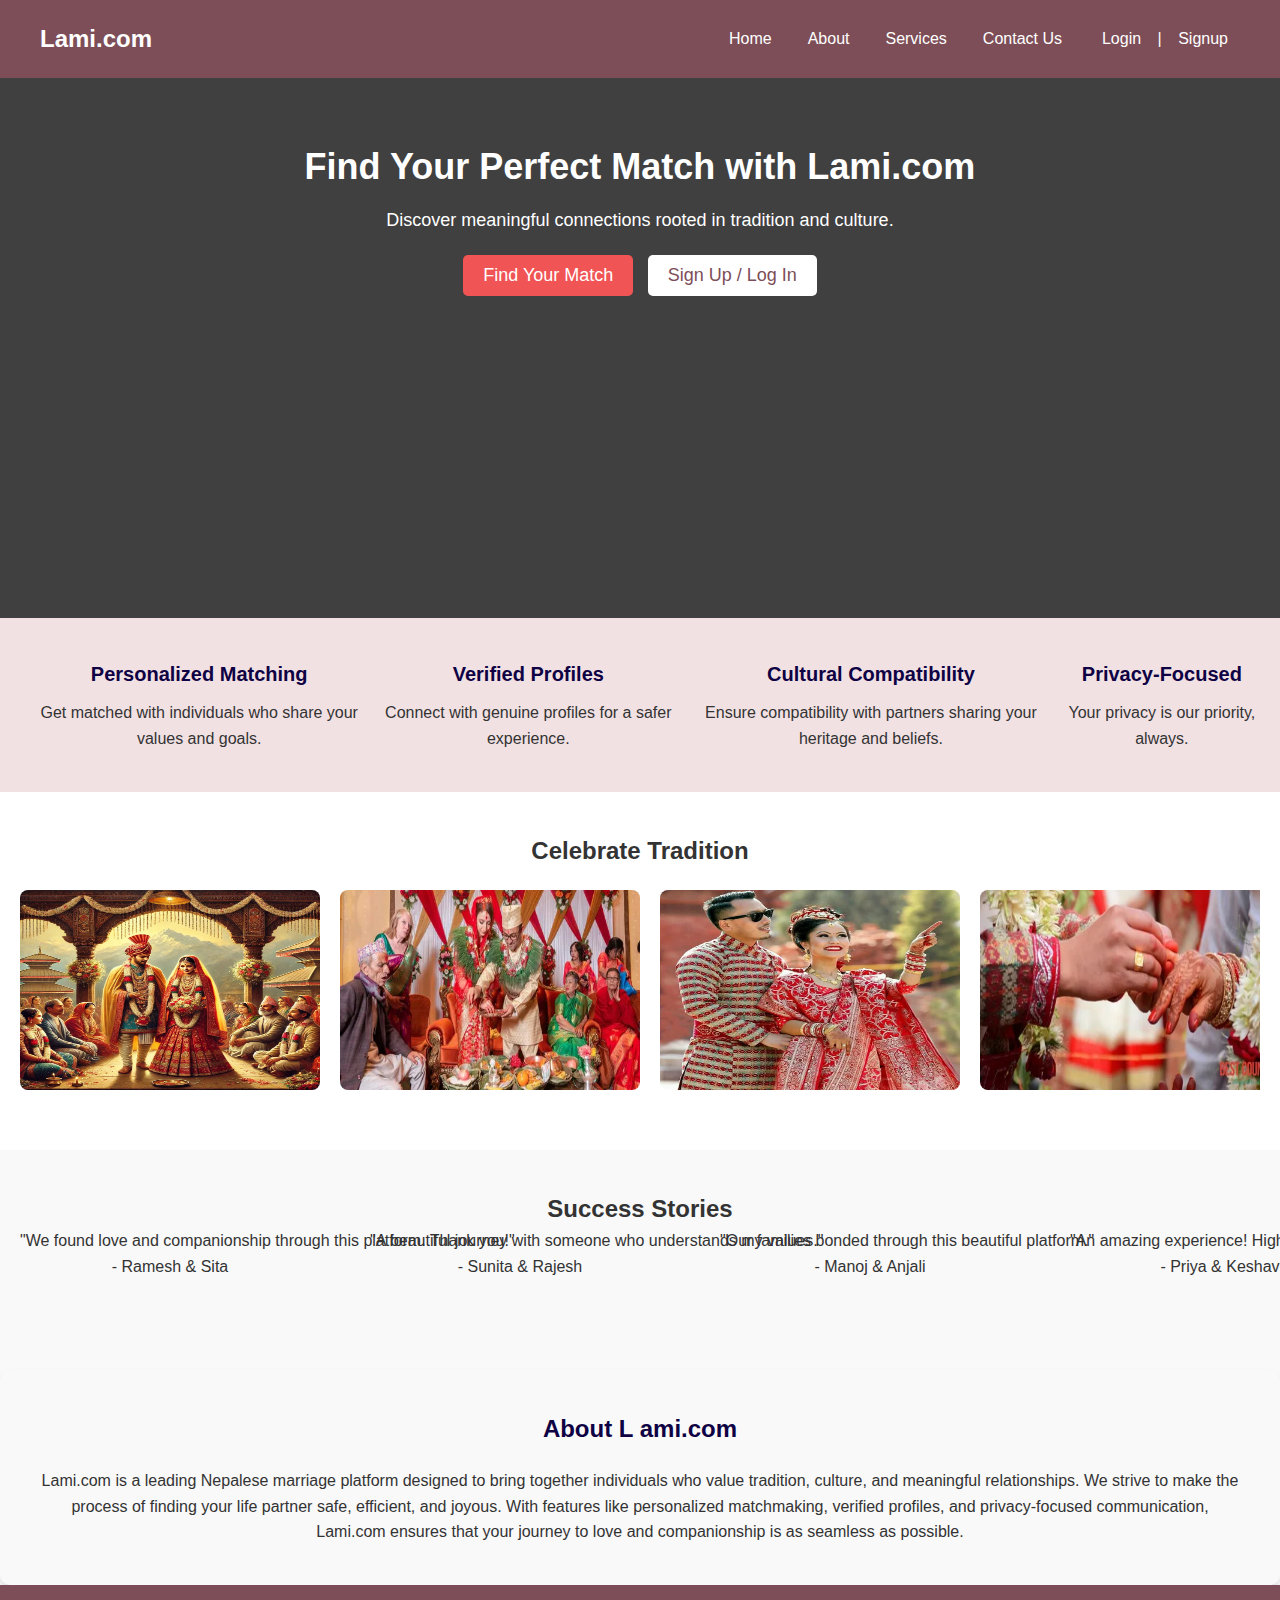
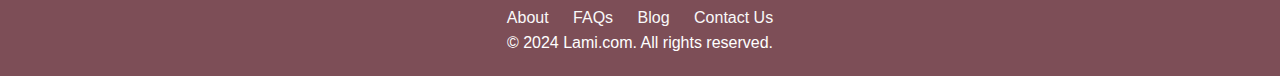
<file: index.html>
<!DOCTYPE html>
<html lang="en">
<head>
    <meta charset="UTF-8">
    <meta name="viewport" content="width=device-width, initial-scale=1.0">
    <title>Lami.com - Find Your Perfect Match</title>
    <link rel="stylesheet" href="styles.css">
    <script>
        document.addEventListener("DOMContentLoaded", () => {
            const container = document.querySelector(".testimonial-container");
            const testimonials = Array.from(container.children);
    
            // Clone the testimonials to create a seamless loop
            testimonials.forEach(testimonial => {
                const clone = testimonial.cloneNode(true);
                container.appendChild(clone);
            });
    
            // Ensure smooth infinite scroll using CSS animation
            container.style.animation = "scroll-left 20s linear infinite";
        });
    
        function bounceButton(button) {
            button.classList.add('bounce');
            setTimeout(() => button.classList.remove('bounce'), 300);
        }
    </script>
</head>
<body>
    <!-- Header Section -->
    <header>
        <div class="logo">
            <h1 onclick="window.location.href='index.html'">Lami.com</h1>
        </div>
        <nav>
            <ul>
                <li><a href="#home">Home</a></li>
                <li><a href="#about">About</a></li>
                <li><a href="#services">Services</a></li>
                <li><a href="#contact">Contact Us</a></li>
                <li><a href="login.html" class="btn" style="color: white;">Login</a> | <a href="signup.html" class="btn" style="color: white;">Signup</a></li>
            </ul>
        </nav>
    </header>

    <!-- Hero Section -->
    <section id="hero">
        <div class="hero-content">
            <h2>Find Your Perfect Match with Lami.com</h2>
            <p>Discover meaningful connections rooted in tradition and culture.</p>
            <button onclick="bounceButton(this)" class="btn-primary" style="color: white;">Find Your Match</button>
            <a href="login.html"><button onclick="bounceButton(this)" class="btn-secondary">Sign Up / Log In</button></a>
        </div>
    </section>

    <!-- Features Section -->
    <section id="features">
        <div class="feature">
            <h3>Personalized Matching</h3>
            <p>Get matched with individuals who share your values and goals.</p>
        </div>
        <div class="feature">
            <h3>Verified Profiles</h3>
            <p>Connect with genuine profiles for a safer experience.</p>
        </div>
        <div class="feature">
            <h3>Cultural Compatibility</h3>
            <p>Ensure compatibility with partners sharing your heritage and beliefs.</p>
        </div>
        <div class="feature">
            <h3>Privacy-Focused</h3>
            <p>Your privacy is our priority, always.</p>
        </div>
    </section>

    <!-- Wedding Gallery Section -->
    <section id="gallery">
        <h2>Celebrate Tradition</h2>
        <div class="gallery-scroll">
            <img src="wedding1.jpg" alt="Traditional Nepalese Wedding">
            <img src="wedding2.jpg" alt="Nepalese Bride and Groom">
            <img src="wedding3.jpg" alt="Nepalese Wedding Ceremony">
            <img src="wedding4.jpg" alt="Nepalese Family Celebrating">
        </div>
    </section>

    <!-- Testimonials Section -->
    <!-- Testimonials Section -->
<section id="testimonials">
    <h2>Success Stories</h2>
    <div class="testimonial-container">
        <div class="testimonial">
            <blockquote>"We found love and companionship through this platform. Thank you!"</blockquote>
            <p>- Ramesh & Sita</p>
        </div>
        <div class="testimonial">
            <blockquote>"A beautiful journey with someone who understands my values."</blockquote>
            <p>- Sunita & Rajesh</p>
        </div>
        <div class="testimonial">
            <blockquote>"Our families bonded through this beautiful platform."</blockquote>
            <p>- Manoj & Anjali</p>
        </div>
        <div class="testimonial">
            <blockquote>"An amazing experience! Highly recommended."</blockquote>
            <p>- Priya & Keshav</p>
        </div>
    </div>
</section>

    <!-- About Section -->
    <section id="about">
        <h2>About L ami.com</h2>
        <p>
            Lami.com is a leading Nepalese marriage platform designed to bring together individuals who value tradition, culture, and meaningful relationships. 
            We strive to make the process of finding your life partner safe, efficient, and joyous. With features like personalized matchmaking, verified profiles, and privacy-focused communication, Lami.com ensures that your journey to love and companionship is as seamless as possible.
        </p>
    </section>

    <!-- Footer Section -->
    <footer>
        <div class="footer-links">
            <a href="#about">About</a>
            <a href="#faq">FAQs</a>
            <a href="#blog">Blog</a>
            <a href="#contact">Contact Us</a>
        </div>
        <p>&copy; 2024 Lami.com. All rights reserved.</p>
    </footer>
</body>
</html>
</file>
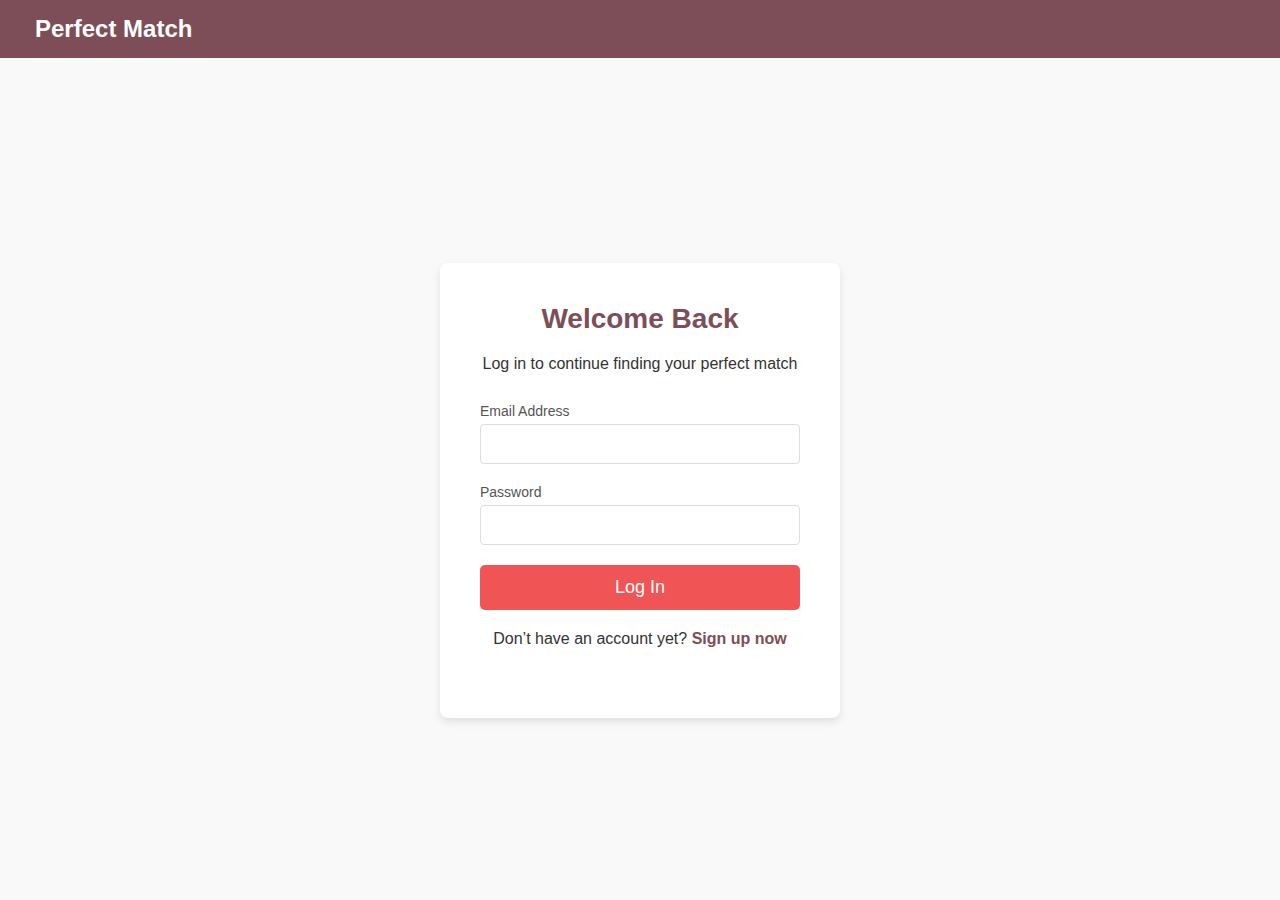
<file: login.html>
<!DOCTYPE html>
<html lang="en">
<head>
    <meta charset="UTF-8">
    <meta name="viewport" content="width=device-width, initial-scale=1.0">
    <title>Login - Perfect Match</title>
    <style>
        /* Reset */
        * {
            margin: 0;
            padding: 0;
            box-sizing: border-box;
            font-family: Arial, sans-serif;
        }

        /* Body Styling */
        body {
            display: flex;
            align-items: center;
            justify-content: center;
            min-height: 100vh;
            background-color: #f9f9f9;
            color: #333;
            flex-direction: column;
        }

        /* Header */
        header {
            width: 100%;
            background-color: #7d4e57;
            color: white;
            padding: 15px;
            display: flex;
            align-items: center;
            justify-content: space-between;
            position: fixed;
            top: 0;
            z-index: 1000;
        }

        header h1 {
            cursor: pointer;
            font-size: 24px;
            font-weight: bold;
            margin-left: 20px;
        }

        /* Login Container */
        .login-container {
            background-color: #fff;
            width: 100%;
            max-width: 400px;
            padding: 40px;
            border-radius: 8px;
            box-shadow: 0 4px 8px rgba(0, 0, 0, 0.1);
            text-align: center;
            position: relative;
            margin-top: 80px; /* Offset for fixed header */
        }

        .login-container h2 {
            color: #7d4e57;
            margin-bottom: 20px;
            font-size: 28px;
            animation: fadeIn 1s ease-out;
        }

        .login-container p {
            font-size: 16px;
            margin-bottom: 30px;
        }

        /* Form Fields */
        .form-group {
            margin-bottom: 20px;
            text-align: left;
        }

        .form-group label {
            display: block;
            font-size: 14px;
            margin-bottom: 5px;
            color: #555;
        }

        .form-group input {
            width: 100%;
            padding: 10px;
            font-size: 16px;
            border: 1px solid #ddd;
            border-radius: 4px;
            outline: none;
            transition: border-color 0.3s ease;
        }

        .form-group input:focus {
            border-color: #7d4e57;
        }

        /* Login Button */
        .btn-login {
            width: 100%;
            padding: 12px;
            font-size: 18px;
            border: none;
            border-radius: 5px;
            color: #fff;
            background-color: #f05454;
            cursor: pointer;
            transition: background-color 0.3s ease;
            animation: pulse 1.5s infinite;
        }

        .btn-login:hover {
            background-color: #d94343;
        }

        /* Signup Prompt */
        .signup-prompt {
            margin-top: 20px;
            font-size: 14px;
        }

        .signup-prompt a {
            color: #7d4e57;
            text-decoration: none;
            font-weight: bold;
        }

        .signup-prompt a:hover {
            text-decoration: underline;
        }
    </style>
</head>
<body>
    <!-- Header -->
    <header>
        <h1 onclick="window.location.href='index.html'">Perfect Match</h1>
    </header>

    <!-- Login Container -->
    <div class="login-container">
        <h2>Welcome Back</h2>
        <p>Log in to continue finding your perfect match</p>

        <!-- Login Form -->
        <form id="loginForm">
            <div class="form-group">
                <label for="email">Email Address</label>
                <input type="email" id="email" name="email" required>
            </div>

            <div class="form-group">
                <label for="password">Password</label>
                <input type="password" id="password" name="password" required>
            </div>

            <button type="submit" class="btn-login">Log In</button>
        </form>

        <div class="signup-prompt">
            <p>Don’t have an account yet? <a href="signup.html">Sign up now</a></p>
        </div>
    </div>
</body>
</html>
</file>
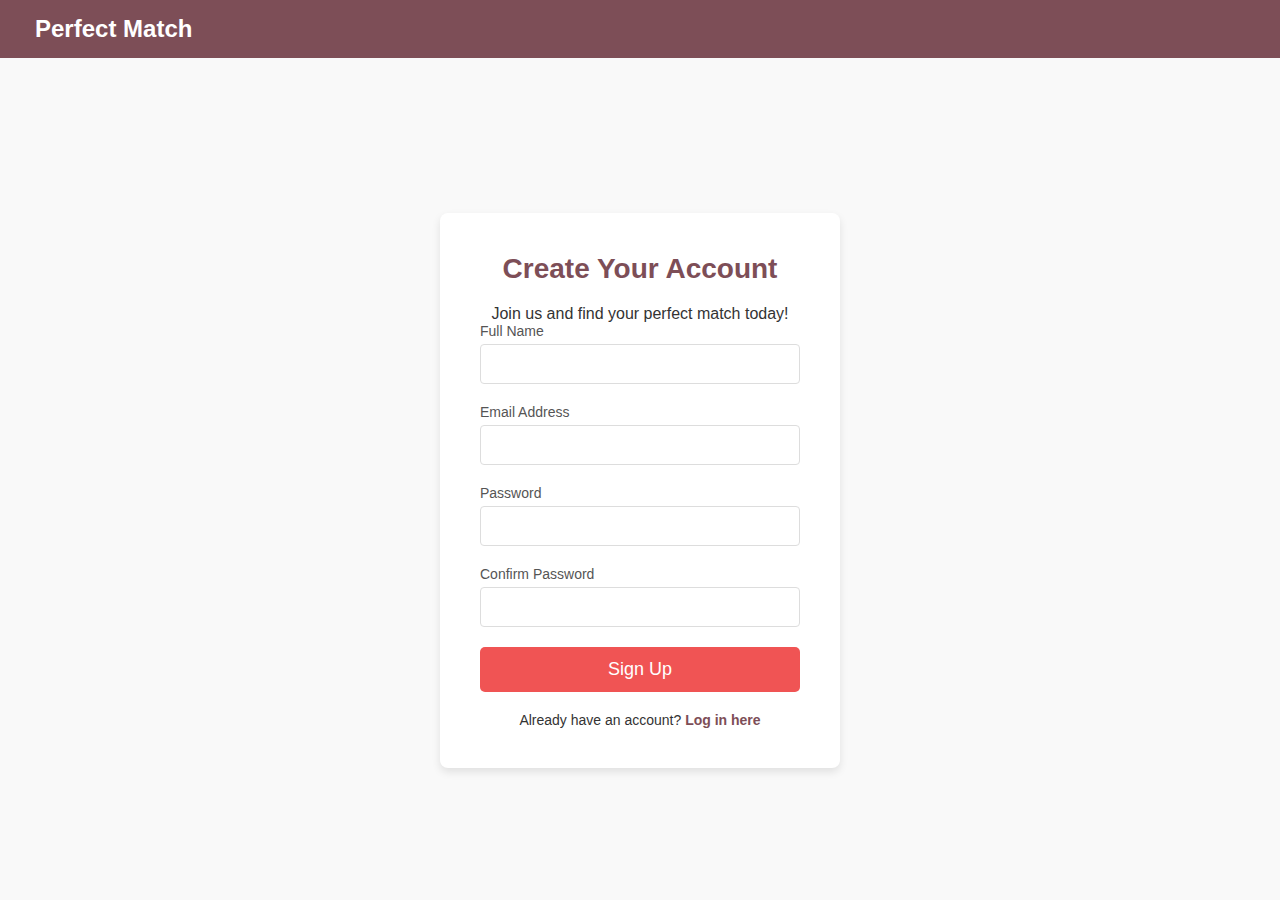
<file: signup.html>
<!DOCTYPE html>
<html lang="en">
<head>
    <meta charset="UTF-8">
    <meta name="viewport" content="width=device-width, initial-scale=1.0">
    <title>Sign Up - Perfect Match</title>
    <style>
        /* Reset */
        * {
            margin: 0;
            padding: 0;
            box-sizing: border-box;
            font-family: Arial, sans-serif;
        }

        /* Body Styling */
        body {
            display: flex;
            align-items: center;
            justify-content: center;
            min-height: 100vh;
            background-color: #f9f9f9;
            color: #333;
            flex-direction: column;
        }

        /* Header */
        header {
            width: 100%;
            background-color: #7d4e57;
            color: white;
            padding: 15px;
            display: flex;
            align-items: center;
            justify-content: space-between;
            position: fixed;
            top: 0;
            z-index: 1000;
        }

        header h1 {
            cursor: pointer;
            font-size: 24px;
            font-weight: bold;
            margin-left: 20px;
        }

        /* Signup Container */
        .signup-container {
            background-color: #fff;
            width: 100%;
            max-width: 400px;
            padding: 40px;
            border-radius: 8px;
            box-shadow: 0 4px 8px rgba(0, 0, 0, 0.1);
            text-align: center;
            position: relative;
            margin-top: 80px; /* Offset for fixed header */
        }

        .signup-container h2 {
            color: #7d4e57;
            margin-bottom: 20px;
            font-size: 28px;
            animation: fadeIn 1s ease-out;
        }

        /* Form Fields */
        .form-group {
            margin-bottom: 20px;
            text-align: left;
        }

        .form-group label {
            display: block;
            font-size: 14px;
            margin-bottom: 5px;
            color: #555;
        }

        .form-group input {
            width: 100%;
            padding: 10px;
            font-size: 16px;
            border: 1px solid #ddd;
            border-radius: 4px;
            outline: none;
            transition: border-color 0.3s ease;
        }

        .form-group input:focus {
            border-color: #7d4e57;
        }

        /* Submit Button */
        .btn-submit {
            width: 100%;
            padding: 12px;
            font-size: 18px;
            border: none;
            border-radius: 5px;
            color: #fff;
            background-color: #f05454;
            cursor: pointer;
            transition: background-color 0.3s ease;
            animation: pulse 1.5s infinite;
        }

        .btn-submit:hover {
            background-color: #d94343;
        }

        /* Animations */
        @keyframes pulse {
            0%, 100% {
                transform: scale(1);
            }
            50% {
                transform: scale(1.05);
            }
        }

        /* Back to Login Link */
        .back-to-login {
            margin-top: 20px;
            font-size: 14px;
        }

        .back-to-login a {
            color: #7d4e57;
            text-decoration: none;
            font-weight: bold;
        }

        .back-to-login a:hover {
            text-decoration: underline;
        }
    </style>
</head>
<body>
    <!-- Header -->
    <header>
        <h1 onclick="window.location.href='index.html'">Perfect Match</h1>
    </header>

    <!-- Signup Container -->
    <div class="signup-container">
        <h2>Create Your Account</h2>
        <p>Join us and find your perfect match today!</p>

        <!-- Signup Form -->
        <form id="signupForm">
            <div class="form-group">
                <label for="name">Full Name</label>
                <input type="text" id="name" name="name" required>
            </div>

            <div class="form-group">
                <label for="email">Email Address</label>
                <input type="email" id="email" name="email" required>
            </div>

            <div class="form-group">
                <label for="password">Password</label>
                <input type="password" id="password" name="password" required>
            </div>

            <div class="form-group">
                <label for="confirmPassword">Confirm Password</label>
                <input type="password" id="confirmPassword" name="confirmPassword" required>
            </div>

            <button type="submit" class="btn-submit">Sign Up</button>
        </form>

        <div class="back-to-login">
            <p>Already have an account? <a href="login.html">Log in here</a></p>
        </div>
    </div>
</body>
</html>
</file>
<file: styles.css>
/* General Styles */
html {
    scroll-behavior: smooth;
}
* {
    margin: 0;
    padding: 0;
    box-sizing: border-box;
    font-family: Arial, sans-serif;
}
body {
    background-color: #f9f9f9;
    color: #333;
    overflow-x: hidden;
    line-height: 1.6;
}

/* Header */
header {
    background-color: #7d4e57; /* Darker purple */
    color: #fff;
    padding: 20px 40px;
    display: flex;
    justify-content: space-between;
    align-items: center;
    position: sticky;
    top: 0;
    z-index: 1000;
}
.logo h1 {
    font-size: 24px;
    font-weight: bold;
    cursor: pointer;
}
nav ul {
    list-style: none;
    display: flex;
    gap: 20px;
}
nav ul li a {
    color: #fff;
    text-decoration: none;
    font-size: 16px;
    padding: 8px;
    transition: color 0.3s ease;
}
nav ul li a:hover {
    color: #e1c4c7;
}
nav .btn {
    font-size: 16px;
    color: #f9f9f9;
    padding: 8px 12px;
    border-radius: 4px;
    transition: all 0.3s ease;
}
nav .btn:hover {
    background-color: #e1c4c7;
}

/* Hero Section */
#hero {
    background-color: grey;
    height: 60vh;
    color: #fff;
    padding: 60px 20px;
    text-align: center;
    position: relative;
}
#hero::before {
    content: '';
    position: absolute;
    top: 0;
    left: 0;
    right: 0;
    bottom: 0;
    background-color: rgba(0, 0, 0, 0.5);
}
.hero-content {
    position: relative;
    z-index: 1;
}
.hero-content h2 {
    font-size: 36px;
    margin-bottom: 10px;
    animation: slideIn 1s ease-out;
}
.hero-content p {
    font-size: 18px;
    margin-bottom: 20px;
}
.btn-primary, .btn-secondary {
    padding: 10px 20px;
    font-size: 18px;
    border: none;
    border-radius: 5px;
    cursor: pointer;
    animation: pulse 1.5s infinite;
}
.btn-primary {
    background-color: #f05454; /* Coral */
    color: #fff;
    transition: all 0.3s ease;
}
.btn-primary:hover {
    background-color: #d94343;
    transform: scale(1.05);
}
.btn-secondary {
    background-color: #ffffff;
    color: #7d4e57;
    margin-left: 10px;
}

/* Animations */
@keyframes pulse {
    0%, 100% {
        transform: scale(1);
    }
    50% {
        transform: scale(1.05);
    }
}
@keyframes slideIn {
    from {
        opacity: 0;
        transform: translateY(20px);
    }
    to {
        opacity: 1;
        transform: translateY(0);
    }
}
/* Bounce effect */
.bounce {
    animation: bounce 0.3s ease;
}

@keyframes bounce {
    0%, 20%, 50%, 80%, 100% {
        transform: translateY(0);
    }
    40% {
        transform: translateY(-10px);
    }
    60% {
        transform: translateY(-5px);
    }
}

/* Pop effect */
.pop {
    animation: pop 0.3s ease;
}

@keyframes pop {
    0% {
        transform: scale(1);
    }
    50% {
        transform: scale(1.1);
    }
    100% {
        transform: scale(1);
    }
}

/* Gallery styles */
.gallery-scroll {
    display: flex;
    transition: transform 0.5s ease; /* Smooth transition for scrolling */
    overflow: hidden; /* Hide overflow */
}

.gallery-scroll img {
    width: 50%; /* Adjust based on how many images you want visible */
    flex-shrink: 0; /* Prevent images from shrinking */
}
/* Features Section */
#features {
    padding: 40px 20px;
    background-color: #f1e1e3;
    display: flex;
    justify-content: space-around;
    text-align: center;
}
.feature h3 {
    font-size: 20px;
    margin-bottom: 10px;
    color: #0f0244; /* Darker blue for feature headings */
}

/* Wedding Gallery Section */
#gallery {
    padding: 40px 20px;
    text-align: center;
    background-color: #fff;
}
.gallery-scroll {
    display: flex;
    overflow-x: auto;
    gap: 20px;
    padding: 20px 0;
}
.gallery-scroll img {
    width: 300px;
    height: 200px;
    border-radius: 8px;
    transition: transform 0.3s ease;
}
.gallery-scroll img:hover {
    transform: scale(1.1);
}
/* Testimonials Section */
#testimonials {
    padding: 40px 20px;
    background-color: #f9f9f9;
    text-align: center;
    overflow: hidden; /* Prevent overflow */
}

.testimonial-container {
    display: flex; /* Use flexbox to align testimonials in a row */
    transition: transform 20s linear; /* Smooth transition for scrolling */
    white-space: nowrap; /* Prevent wrapping */
    width: calc(300px * 4); /* Set width to accommodate all testimonials (4 original + 4 cloned) */
}

.testimonial {
    min-width: 300px; /* Set a minimum width for each testimonial */
    margin-right:50px; /* Space between testimonials */
}
/* Define the scrolling animation */
@keyframes scroll-left {
    0% {
        transform: translateX(0);
    }
    100% {
        transform: translateX(-50%); /* Adjust this value based on the number of testimonials */
    }
}

/* About Section */
#about {
    background: #f9f9f9;
    padding: 40px;
    margin-top: 50px;
    border-radius: 10px;
    box-shadow: 0 4px 6px rgba(0, 0, 0, 0.1);
    text-align: center;
}
#about h2 {
    margin-bottom: 20px;
    color: #0f0244; /* Darker blue for about section heading */
}

/* Footer Section */
footer {
    padding: 20px;
    background-color: #7d4e57; /* Darker purple */
    color: #fff;
    text-align: center;
}
.footer-links a {
    color: #f9f9f9;
    text-decoration: none;
    margin: 0 10px;
}
.footer-links a:hover {
    text-decoration: underline;
}
</file>
